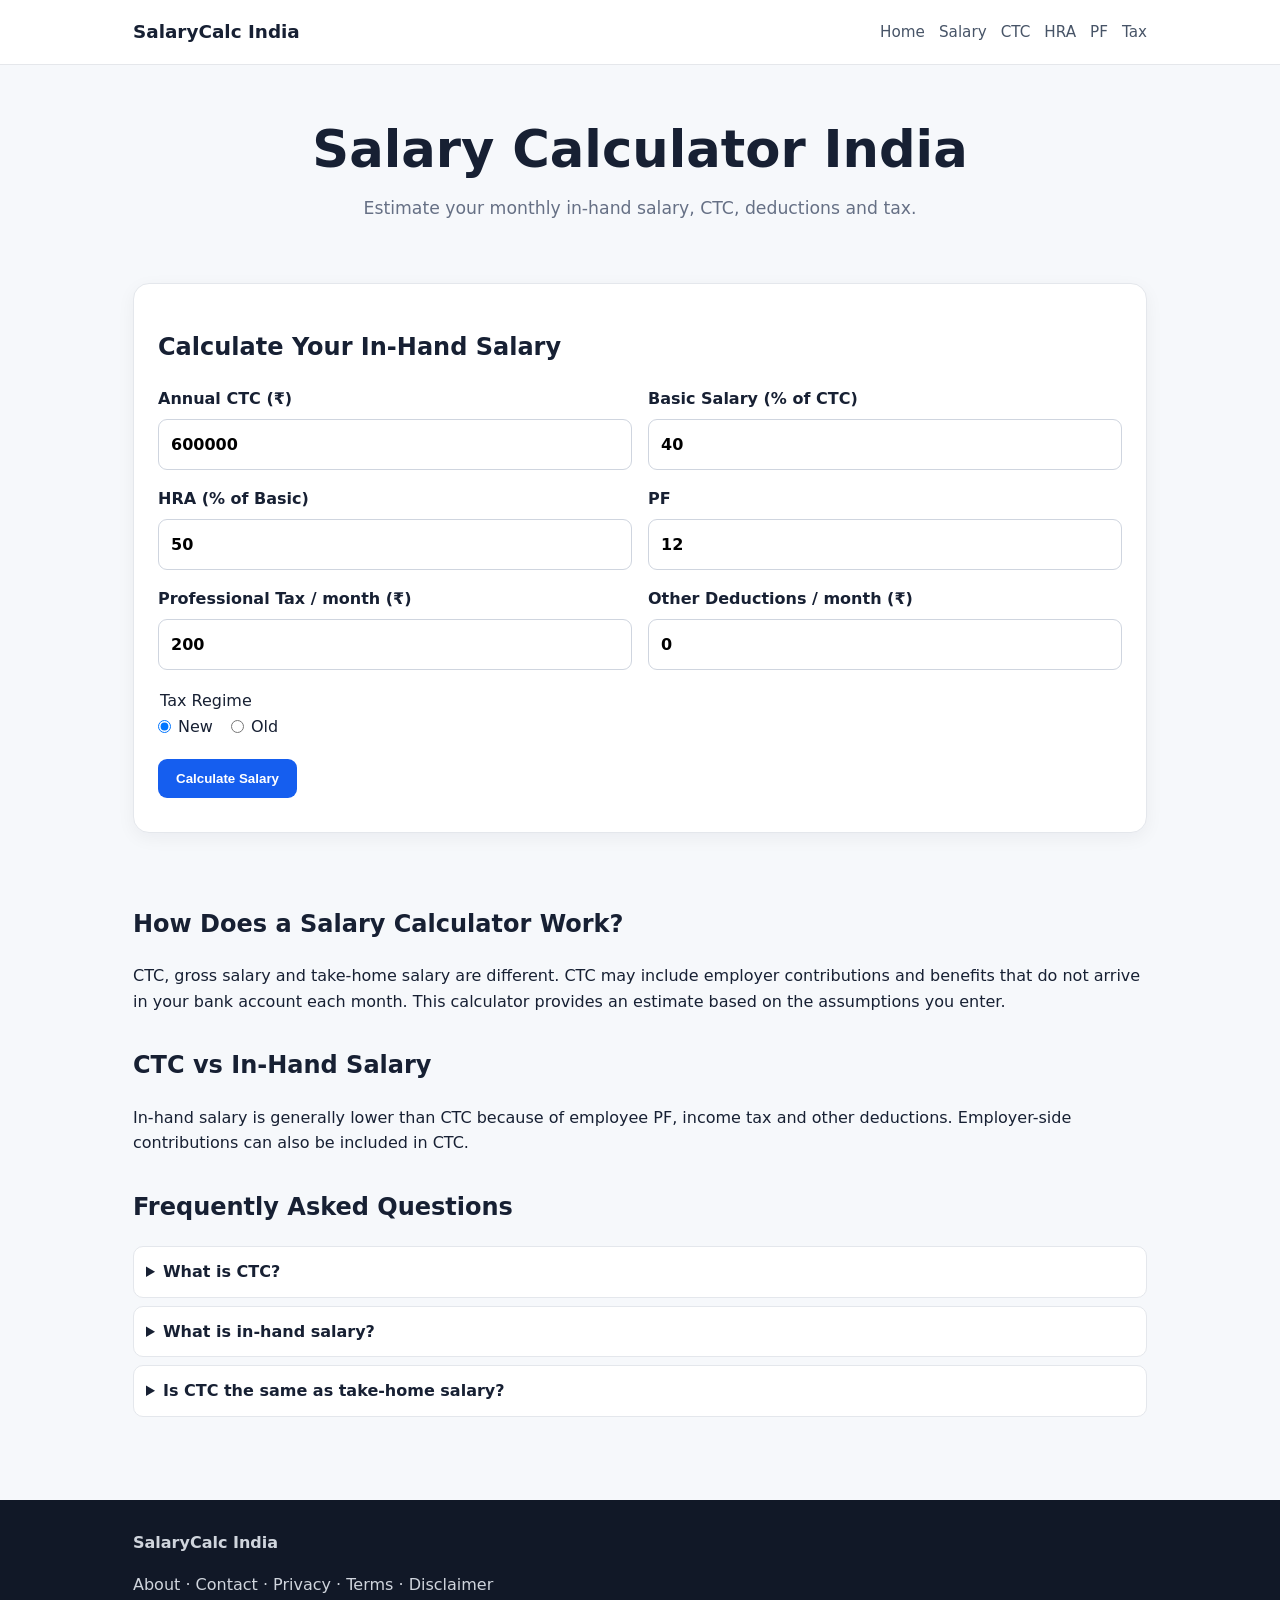
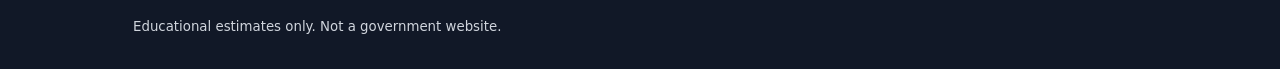
<file: index.html>
<!DOCTYPE html>
<html lang="en">
<head>
  <meta name="google-site-verification" content="G8pvSYsdI78DJC3hR8S1eh3d81bc6sKy4JjhKsQARfQ" />
<script async src="https://pagead2.googlesyndication.com/pagead/js/adsbygoogle.js?client=ca-pub-2955256791572155"
     crossorigin="anonymous"></script>
  <meta charset="UTF-8">
  <meta name="viewport" content="width=device-width, initial-scale=1.0">
  <title>Salary Calculator India - Calculate In-Hand Salary, CTC & Tax</title>
  <meta name="description" content="Free Indian salary calculator to estimate in-hand salary, CTC, PF, HRA, deductions and income tax.">
  <link rel="stylesheet" href="style.css">
  <script async src="https://pagead2.googlesyndication.com/pagead/js/adsbygoogle.js?client=ca-pub-2522727379918926"
     crossorigin="anonymous"></script>
</head>

<body>
<header><div class="wrap nav"><a class="brand" href="index.html">SalaryCalc India</a><button class="menu" aria-label="Toggle navigation">☰</button><nav>
<a href="index.html">Home</a><a href="salary-calculator.html">Salary</a><a href="ctc-to-in-hand.html">CTC</a><a href="hra-calculator.html">HRA</a><a href="pf-calculator.html">PF</a><a href="income-tax-calculator.html">Tax</a>
</nav></div></header>
<main class="wrap">
<section class="hero"><h1>Salary Calculator India</h1><p>Estimate your monthly in-hand salary, CTC, deductions and tax.</p></section>
<section class="card calculator">
<h2>Calculate Your In-Hand Salary</h2>
<div class="grid">
<label>Annual CTC (₹)<input id="ctc" type="number" min="0" value="600000"></label>
<label>Basic Salary (% of CTC)<input id="basicPct" type="number" min="0" max="100" value="40"></label>
<label>HRA (% of Basic)<input id="hraPct" type="number" min="0" max="200" value="50"></label>
<label>PF<input id="pfPct" type="number" min="0" max="100" value="12"></label>
<label>Professional Tax / month (₹)<input id="pt" type="number" min="0" value="200"></label>
<label>Other Deductions / month (₹)<input id="other" type="number" min="0" value="0"></label>
</div>
<fieldset><legend>Tax Regime</legend><label class="inline"><input type="radio" name="regime" value="new" checked> New</label><label class="inline"><input type="radio" name="regime" value="old"> Old</label></fieldset>
<button class="primary" id="calculate">Calculate Salary</button>
<div id="error" class="error" role="alert"></div>
<div id="results" class="results" hidden></div>
</section>
<section class="content">
<h2>How Does a Salary Calculator Work?</h2>
<p>CTC, gross salary and take-home salary are different. CTC may include employer contributions and benefits that do not arrive in your bank account each month. This calculator provides an estimate based on the assumptions you enter.</p>
<h2>CTC vs In-Hand Salary</h2><p>In-hand salary is generally lower than CTC because of employee PF, income tax and other deductions. Employer-side contributions can also be included in CTC.</p>
<h2>Frequently Asked Questions</h2>
<details><summary>What is CTC?</summary><p>CTC means Cost to Company: the estimated annual cost an employer incurs for an employee.</p></details>
<details><summary>What is in-hand salary?</summary><p>It is the amount you actually receive after applicable deductions.</p></details>
<details><summary>Is CTC the same as take-home salary?</summary><p>No. CTC can contain components that are not paid directly as monthly cash.</p></details>
</section>
</main>
<footer><div class="wrap"><b>SalaryCalc India</b><p><a href="about.html">About</a> · <a href="contact.html">Contact</a> · <a href="privacy-policy.html">Privacy</a> · <a href="terms.html">Terms</a> · <a href="disclaimer.html">Disclaimer</a></p><small>Educational estimates only. Not a government website.</small></div></footer>
<script src="calculator.js"></script>

</body></html>
</file>
<file: style.css>
*{box-sizing:border-box}body{margin:0;font-family:system-ui,-apple-system,Segoe UI,Arial,sans-serif;color:#172033;background:#f6f8fb;line-height:1.6}a{color:#155eef;text-decoration:none}.wrap{max-width:1050px;margin:auto;padding:0 18px}header{background:#fff;border-bottom:1px solid #e5e7eb;position:sticky;top:0;z-index:5}.nav{min-height:64px;display:flex;align-items:center;gap:18px}.brand{font-weight:800;font-size:1.15rem;color:#172033}.nav nav{display:flex;gap:14px;margin-left:auto}.nav nav a{color:#475467;font-size:.95rem}.menu{display:none;margin-left:auto;background:none;border:0;font-size:1.4rem}.hero{text-align:center;padding:46px 0 25px}.hero h1{font-size:clamp(2rem,6vw,3.2rem);line-height:1.1;margin:.2em 0}.hero p{color:#667085;font-size:1.08rem}.card{background:#fff;border:1px solid #e4e7ec;border-radius:16px;padding:24px;margin:18px 0;box-shadow:0 5px 18px rgba(16,24,40,.05)}.grid{display:grid;grid-template-columns:repeat(2,1fr);gap:16px}label{display:block;font-weight:650}input,textarea,select{display:block;width:100%;margin-top:7px;padding:12px;border:1px solid #cfd5df;border-radius:9px;font:inherit;background:#fff}.inline{display:inline-flex;align-items:center;gap:7px;margin-right:18px;font-weight:500}.inline input{width:auto;margin:0}fieldset{border:0;padding:0;margin:18px 0}.primary,.button{display:inline-block;background:#155eef;color:#fff;border:0;border-radius:9px;padding:12px 18px;font-weight:700;cursor:pointer}.results{margin-top:22px;padding:18px;border-radius:12px;background:#f2f6ff}.results .big{font-size:1.8rem;font-weight:800;margin-bottom:12px}.result-row{display:flex;justify-content:space-between;border-bottom:1px solid #dbe3f0;padding:8px 0}.error{color:#b42318;margin-top:10px}.content{padding:22px 0 45px}.content h2{margin-top:32px}.notice{padding:15px;border:1px solid #f0c36d;background:#fff9e8;border-radius:10px}.center{text-align:center;padding-top:80px}footer{background:#111827;color:#d0d5dd;padding:30px 0;margin-top:30px}footer a{color:#d0d5dd}.ad-placeholder{min-height:90px;display:grid;place-items:center;border:1px dashed #cbd5e1;color:#98a2b3;margin:22px 0}details{background:#fff;border:1px solid #e4e7ec;border-radius:10px;padding:12px;margin:8px 0}summary{font-weight:650;cursor:pointer}@media(max-width:720px){.nav nav{display:none;position:absolute;left:0;right:0;top:64px;background:#fff;padding:14px 18px;border-bottom:1px solid #e5e7eb;flex-direction:column}.nav nav.open{display:flex}.menu{display:block}.grid{grid-template-columns:1fr}.card{padding:18px}.hero{padding-top:32px}}
</file>
